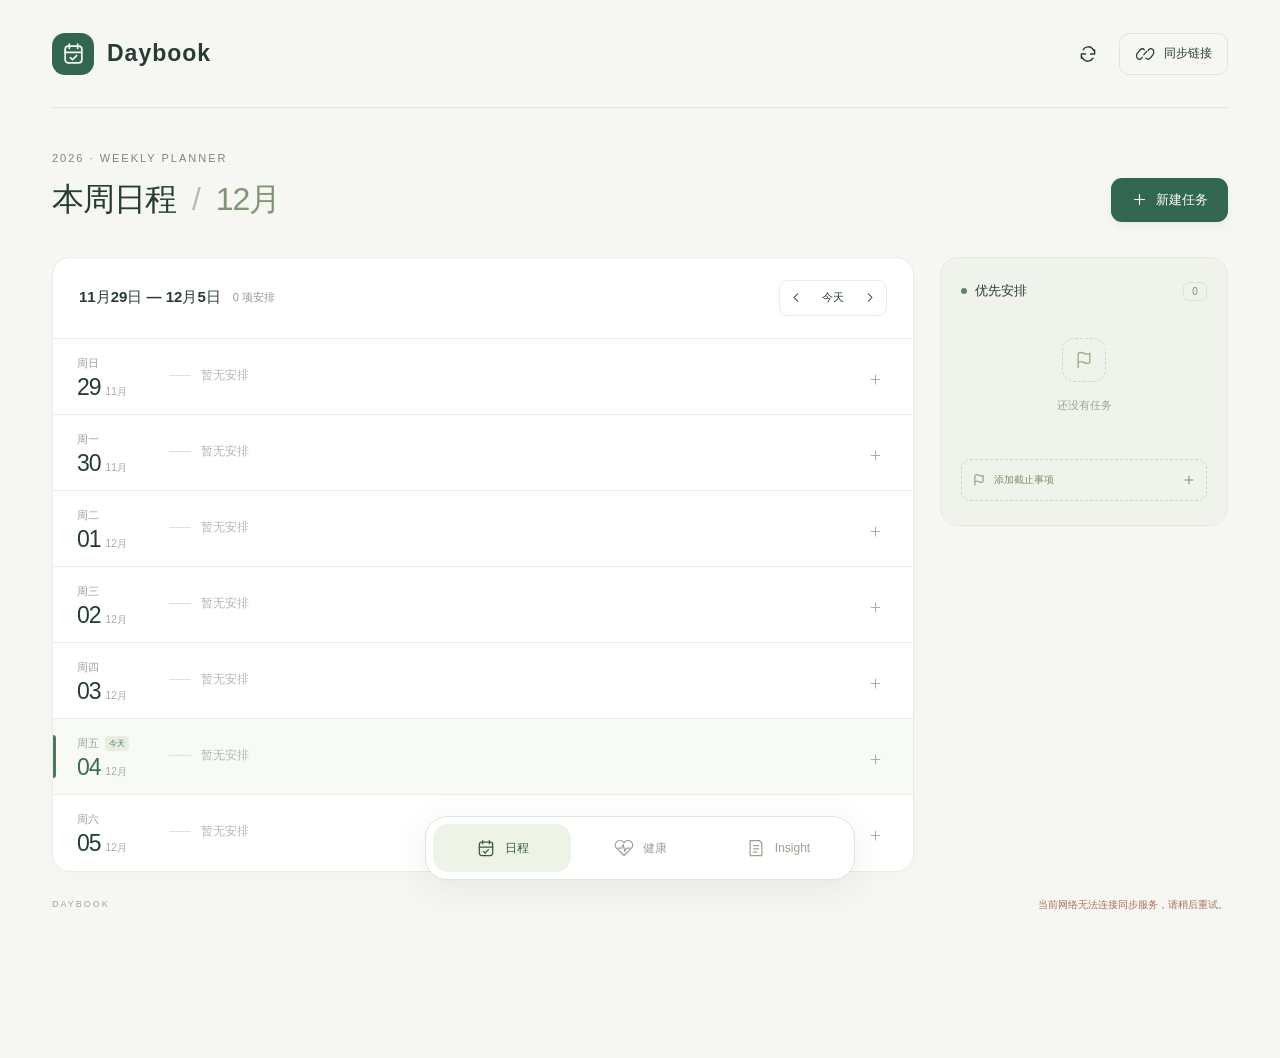
<file: index.html>
<!doctype html>
<html lang="zh-CN">
<head>
  <meta charset="utf-8"/><meta name="referrer" content="no-referrer"/><meta name="viewport" content="width=device-width,initial-scale=1"/><meta name="theme-color" content="#f6f7f3"/>
  <title>日程 · Daybook</title><link rel="stylesheet" href="./style.css?v=20261027-suite-2"/>
  <script>if(location.protocol === "file:") location.replace("https://chosenqc.github.io/Homepage/" + location.hash);</script>
  <link rel="stylesheet" href="./suite.css?v=20261027-suite-2"/>
<link rel="stylesheet" href="./apple-health.css?v=20261028-shortcut-1"/>
</head>
<body>
  <svg class="icon-defs" xmlns="http://www.w3.org/2000/svg" aria-hidden="true"><defs>
    <symbol id="i-plus" viewBox="0 0 24 24"><path d="M12 5v14M5 12h14"/></symbol>
    <symbol id="i-left" viewBox="0 0 24 24"><path d="m14 6-6 6 6 6"/></symbol>
    <symbol id="i-right" viewBox="0 0 24 24"><path d="m10 6 6 6-6 6"/></symbol>
    <symbol id="i-sync" viewBox="0 0 24 24"><path d="M20 7v5h-5M4 17v-5h5M6.1 7a7 7 0 0 1 11.6-1L20 9M4 15l2.3 3A7 7 0 0 0 17.9 17"/></symbol>
    <symbol id="i-link" viewBox="0 0 24 24"><path d="m10 13 4-4M8 16l-1 1a4 4 0 0 1-6-6l4-4a4 4 0 0 1 6 0M16 8l1-1a4 4 0 0 1 6 6l-4 4a4 4 0 0 1-6 0" transform="translate(2 0) scale(.85 1)"/></symbol>
    <symbol id="i-flag" viewBox="0 0 24 24"><path d="M5 21V4c5-4 9 4 14 0v11c-5 4-9-4-14 0"/></symbol>
    <symbol id="i-close" viewBox="0 0 24 24"><path d="m6 6 12 12M6 18 18 6"/></symbol>
    <symbol id="i-calendar" viewBox="0 0 24 24"><rect x="4" y="5" width="16" height="16" rx="3"/><path d="M8 3v4M16 3v4M4 11h16m-11 5 2 2 4-4"/></symbol>
  </defs></svg>
  <main class="shell" id="appView">
    <header class="app-header">
      <div class="brand"><span class="brand-mark"><svg><use href="#i-calendar"/></svg></span><span>Daybook</span></div>
      <div class="header-actions"><button id="syncBtn" class="icon-button" aria-label="同步任务" title="同步任务"><svg><use href="#i-sync"/></svg></button><button id="copyLinkBtn" class="link-button" title="复制专属同步链接"><svg><use href="#i-link"/></svg><span>同步链接</span></button></div>
    </header>
    <section id="sharePanel" class="share-panel hidden" aria-label="跨设备同步"><label for="shareLinkInput">手机和电脑打开同一个完整链接</label><div class="share-link-row"><input id="shareLinkInput" type="text" readonly aria-label="线上同步链接"/><a id="openOnlineLink" target="_blank" rel="noopener noreferrer">打开线上版 ↗</a><button id="closeShareBtn" type="button" class="icon-button" aria-label="关闭同步链接">×</button></div></section>
    <section id="page-daybook" class="app-page" aria-label="日程">    <section class="page-heading"><div><div class="eyebrow" id="monthTitle">周日程</div><h1>本周日程<span class="heading-dot"> / </span><span id="monthHeading"></span></h1></div><button id="newTaskBtn" class="primary-button"><svg><use href="#i-plus"/></svg><span>新建任务</span></button></section>
    <div class="workspace">
      <section class="agenda" aria-label="每周日程">
        <div class="agenda-toolbar"><div class="week-heading"><h2 id="weekTitle"></h2><span class="week-count" id="weekCount"></span></div><nav class="week-nav" aria-label="切换周"><button id="prevWeekBtn" class="icon-button" aria-label="上一周" title="上一周"><svg><use href="#i-left"/></svg></button><button id="todayBtn">今天</button><button id="nextWeekBtn" class="icon-button" aria-label="下一周" title="下一周"><svg><use href="#i-right"/></svg></button></nav></div>
        <div class="day-list" id="calGrid"></div>
      </section>
      <aside class="sidebar" aria-label="任务优先级"><div class="sidebar-heading"><h2><span class="section-dot"></span>优先安排</h2><span class="count-pill" id="priorityCount">0</span></div><ul id="priorityList" class="priority-list"></ul><button id="newDeadlineBtn" class="deadline-button"><svg><use href="#i-flag"/></svg>添加截止事项<svg class="button-plus"><use href="#i-plus"/></svg></button></aside>
    </div>
    </section>
    <section id="page-health" class="app-page hidden" aria-label="健康"><div class="section-heading"><div><div class="eyebrow">HEALTH / DAILY RHYTHM</div><h1>健康</h1></div><button id="healthReminderSettings" class="secondary-button" type="button">称重与提醒设置</button></div>    <section class="body-panel" aria-label="身体数据趋势"><div class="body-top"><div><div class="eyebrow">BODY TRENDS</div><h2>身体趋势 <span id="bodyLatest" class="body-latest">—</span></h2></div><div class="body-tools"><select id="bodyMetric" aria-label="趋势指标"><option value="weightKg">体重 · kg</option><option value="bodyFatPct">体脂率 · %</option><option value="muscleKg">肌肉量 · kg</option><option value="waterPct">含水量 · %</option><option value="bmi">BMI</option><option value="boneKg">骨量 · kg</option><option value="bmrKcal">基础代谢 · kcal</option><option value="proteinPct">蛋白质 · %</option><option value="visceralFat">内脏脂肪等级</option><option value="bodyAge">身体年龄</option><option value="impedanceOhm">阻抗 · Ω</option></select><select id="bodyRange" aria-label="趋势时间范围"><option value="30">近 30 天</option><option value="90">近 90 天</option><option value="all">全部</option></select><button id="bodySettings" class="link-button" type="button">设置</button></div></div><p id="morningRule" class="morning-rule">05:00 后至 12:00 前 · 每日最后一次称重</p><div id="bodyChart" class="body-chart"></div><div class="body-bottom"><span id="bodyTrendSummary"></span><span id="bodyStatus" role="status"></span></div><div id="bodyHelp" class="body-help hidden">在 Daybook 安卓 App 的设置中绑定体脂秤，后台记录会自动同步到这个 Book。<a href="./daybook.apk">下载安卓测试版</a></div><details id="bodyHistory" class="body-history hidden"><summary>全部测量记录</summary><div class="body-table-wrap"><table><thead><tr><th>测量时间</th><th>体重 kg</th><th>体脂 %</th><th>肌肉 kg</th><th>含水 %</th><th>阻抗 Ω</th></tr></thead><tbody id="bodyHistoryRows"></tbody></table></div></details></section>

<section class="apple-health-panel" aria-label="苹果健康记录"><header class="apple-panel-heading"><div><div class="eyebrow">APPLE HEALTH</div><h2>日常记录</h2></div><div class="apple-panel-actions"><button id="connectAppleHealth" type="button">连接苹果健康</button><input id="appleHealthDay" type="date" aria-label="苹果健康记录日期"><button id="appleRefresh" type="button" aria-label="刷新苹果健康记录">↻</button></div></header><div class="apple-health-grid"><article class="apple-health-card"><h3 class="apple-card-title">活动热量</h3><div class="apple-card-value"><span id="appleEnergyValue">—</span><small>千卡 · 已记录</small></div><p id="appleEnergyDetail" class="apple-card-detail"></p><div id="appleEnergyChart" class="apple-bar-chart" aria-label="最近七天已记录活动热量"></div></article><article class="apple-health-card apple-sleep-card"><h3 class="apple-card-title">睡眠</h3><div class="apple-card-value" id="appleSleepValue">—</div><p id="appleSleepDetail" class="apple-card-detail"></p><div id="appleSleepChart" class="apple-bar-chart" aria-label="最近七天已记录睡眠"></div><div id="appleSleepStages" class="apple-sleep-stages"></div></article></div><div class="apple-health-caption"><span>仅展示有记录的时段，不推算全天消耗或完整睡眠。</span><span id="appleHealthStatus" role="status"></span></div></section>
      <section class="workout-panel"><header class="workout-header"><div><div class="eyebrow">MOVEMENT</div><h2>锻炼日志 <span id="workoutCount" class="workout-count">0 次</span></h2></div><div class="week-nav"><button id="workoutPrev" aria-label="上一周锻炼" class="icon-button">‹</button><button id="workoutToday">本周</button><button id="workoutNext" aria-label="下一周锻炼" class="icon-button">›</button></div></header><div class="workout-summary"><span id="workoutWeekLabel"></span><span id="workoutMinutes"></span></div><div id="workoutDays" class="workout-days"></div><div id="workoutLog" class="workout-log"></div><p class="panel-caption">来自日程中已完成的锻炼任务，包含游泳。</p></section>
    </section>
    <section id="page-insight" class="app-page hidden" aria-label="Insight"><div class="section-heading"><div><div class="eyebrow">INSIGHT / YOUR NOTEBOOK</div><h1>Insight</h1></div><div class="insight-heading-actions"><button id="toggleInsightDirectory" class="secondary-button insight-directory-button" type="button">目录</button><button id="newInsightNote" class="primary-button" type="button">＋ 新建笔记</button></div></div><div class="insight-layout"><aside class="insight-sidebar"><div class="insight-search-row"><input id="insightSearch" placeholder="搜索笔记" aria-label="搜索笔记"><button id="newInsightFolder" type="button" aria-label="新建分类组">＋</button></div><div id="insightFolders" class="insight-folders"></div><div class="insight-note-list" id="insightNoteList"></div></aside><section id="insightEditor" class="insight-editor"><div class="insight-empty">把想法留在这里。<span>创建分类组，或写下第一篇笔记。</span></div></section></div><p id="insightStatus" class="insight-status" role="status"></p></section>
    <footer class="app-footer"><span class="footer-brand">DAYBOOK</span><p id="appMsg" role="status" aria-live="polite"></p></footer>
  </main>
  <nav class="bottom-nav" aria-label="功能导航"><button type="button" data-app-tab="daybook" aria-current="page"><svg><use href="#i-calendar"/></svg><span>日程</span></button><button type="button" data-app-tab="health"><svg viewBox="0 0 24 24"><path d="M20.8 4.6a5.5 5.5 0 0 0-7.8 0L12 5.7l-1.1-1.1a5.5 5.5 0 0 0-7.8 7.8L12 21l8.8-8.6a5.5 5.5 0 0 0 0-7.8Z"/><path d="M5 12h4l2-4 2 8 2-4h4"/></svg><span>健康</span></button><button type="button" data-app-tab="insight"><svg viewBox="0 0 24 24"><path d="M5 3h11l3 3v15H5zM9 9h6M9 13h6M9 17h4"/></svg><span>Insight</span></button></nav>
  <dialog id="calendarConnectionDialog" class="small-dialog" aria-labelledby="calendarConnectionTitle"><header><h2 id="calendarConnectionTitle">正在连接云端</h2><button id="calendarConnectionClose" class="dialog-x" type="button" aria-label="关闭连接提示">×</button></header><p id="calendarConnectionMessage" class="form-status" role="status" aria-live="polite"></p><p><a class="apple-import-help" href="./network-check.html">检测当前同步线路 →</a></p><div class="dialog-actions"><button id="calendarConnectionRetry" type="button" class="primary-button">重试同步</button></div></dialog>
  <div id="modalOverlay" class="modal-overlay hidden"><section class="modal" role="dialog" aria-modal="true" aria-labelledby="modalTitle" tabindex="-1">
    <div class="modal-header"><h2 id="modalTitle">新建任务</h2><button id="modalCloseBtn" class="icon-button" aria-label="关闭"><svg><use href="#i-close"/></svg></button></div>
    <label id="editScopeFields" class="field edit-scope hidden"><span>编辑范围</span><select id="editScope" aria-label="编辑范围"><option value="occurrence">只修改本次</option><option value="series">修改整组</option></select></label>
    <label class="field"><span>任务名称</span><input id="taskTitleInput" placeholder="准备做些什么？" autocomplete="off"/></label>
    <label class="field"><span>任务组</span><select id="taskGroupSelect" aria-label="任务组"><option value="">未分组</option></select></label>
    <div class="quick-activities" role="group" aria-label="快捷事项">
      <div class="task-groups-heading"><span>任务组</span><button id="manageTaskGroups" type="button">管理任务组</button></div><div id="taskGroupPresets"></div><div class="preset-options"><button type="button" class="preset-chip" data-task-title="工作">工作</button><button type="button" class="preset-chip" data-task-title="开会">开会</button><button type="button" class="preset-chip" data-task-title="游戏">游戏</button></div>
      <section class="custom-shortcuts" aria-label="我的快捷任务"><div class="custom-shortcut-heading"><span>我的快捷任务</span><button type="button" id="saveShortcutBtn" title="把当前名称、时间、时长和重复设置保存为快捷任务">＋ 存为快捷任务</button></div><div id="customShortcutList" class="custom-shortcut-list"></div><p id="shortcutFeedback" class="shortcut-feedback" role="status"></p></section>
    </div>
    <label class="type-toggle"><input id="taskIsDeadline" type="checkbox"/><svg><use href="#i-flag"/></svg><span>截止事项</span></label>
    <div id="scheduledFields" class="modal-fields"><label class="field"><span>开始时间</span><input id="taskStartInput" type="datetime-local"/></label><label class="field"><span>时长（分钟）</span><input id="taskDurInput" type="number" min="15" step="15" value="60"/></label><div class="duration-presets" role="group" aria-label="快捷时长"><button type="button" class="preset-chip" data-duration="30" aria-pressed="false">30 分钟</button><button type="button" class="preset-chip" data-duration="60" aria-pressed="true">60 分钟</button><button type="button" class="preset-chip" data-duration="90" aria-pressed="false">90 分钟</button><button type="button" class="preset-chip" data-duration="120" aria-pressed="false">120 分钟</button></div></div>
    <div id="deadlineFields" class="hidden"><label class="field"><span>截止时间</span><input id="taskDeadlineInput" type="datetime-local"/></label></div>
    <div id="repeatFields" class="repeat-fields"><label class="field"><span>重复</span><select id="repeatFrequency"><option value="none">不重复</option><option value="daily">每天</option><option value="weekly">每周指定日期</option></select></label><div id="repeatWeekdays" class="repeat-weekdays hidden" role="group" aria-label="每周重复日期"><label><input type="checkbox" value="0" aria-label="周日"/><span>日</span></label><label><input type="checkbox" value="1" aria-label="周一"/><span>一</span></label><label><input type="checkbox" value="2" aria-label="周二"/><span>二</span></label><label><input type="checkbox" value="3" aria-label="周三"/><span>三</span></label><label><input type="checkbox" value="4" aria-label="周四"/><span>四</span></label><label><input type="checkbox" value="5" aria-label="周五"/><span>五</span></label><label><input type="checkbox" value="6" aria-label="周六"/><span>六</span></label></div><label id="repeatUntilRow" class="field hidden"><span>结束日期（选填，留空则一直重复）</span><input id="repeatUntil" type="date"/></label><p id="repeatEditNote" class="repeat-note hidden">修改将应用到整组任务；每次完成状态独立保留。</p></div>
    <p id="scopeEditNote" class="repeat-note hidden"></p><p id="modalMsg" class="modal-message" role="alert"></p><div class="modal-actions"><button id="modalDeleteBtn" class="delete-button hidden">删除任务</button><button id="skipOccurrenceBtn" class="skip-button hidden">跳过本次</button><button id="resetOccurrenceBtn" class="skip-button hidden">恢复原安排</button><button id="modalSaveBtn" class="primary-button">保存</button></div>
  </section></div>


  <dialog id="taskGroupDialog" class="small-dialog"><form id="taskGroupForm"><header><h2>管理任务组</h2><button type="button" class="dialog-x" id="closeTaskGroups" aria-label="关闭任务组设置">×</button></header><label class="field"><span>选择任务组</span><select id="managedGroupSelect" aria-label="选择任务组"></select></label><button id="addTaskGroup" type="button" class="text-action">＋ 新建任务组</button><label class="field"><span>组名</span><input id="managedGroupName" maxlength="30" required placeholder="例如：锻炼、阅读"></label><label class="field"><span>组内快捷事项（每行一个）</span><textarea id="managedGroupActivities" rows="5" placeholder="练腿&#10;练胸&#10;练背&#10;游泳"></textarea></label><label class="check-field"><input id="managedGroupExercise" type="checkbox">完成后计入锻炼日志</label><p id="taskGroupStatus" role="status" class="form-status"></p><div class="dialog-actions"><button type="submit" class="primary-button">保存任务组</button></div></form></dialog>
  <dialog id="insightFolderDialog" class="small-dialog"><form id="insightFolderForm"><header><h2 id="insightFolderTitle">分类组</h2><button type="button" id="closeInsightFolder" class="dialog-x" aria-label="关闭分类组设置">×</button></header><label class="field"><span>名称</span><input id="insightFolderName" maxlength="60" required></label><label class="field"><span>上级分类组</span><select id="insightFolderParent" aria-label="上级分类组"></select></label><p id="insightFolderStatus" class="form-status" role="status"></p><div class="dialog-actions"><button id="deleteInsightFolder" type="button" class="delete-button">删除空分类组</button><button type="submit" class="primary-button">保存分类组</button></div></form></dialog>
  <dialog id="healthSettings" class="settings-dialog" aria-labelledby="healthSettingsTitle">
    <header class="settings-header"><div><span class="eyebrow">DAYBOOK / SETTINGS</span><h2 id="healthSettingsTitle">设置</h2></div><button type="button" id="closeHealthSettings" class="settings-close" aria-label="关闭设置">×</button></header>
    <div class="settings-content">
      <section class="settings-card"><div class="settings-card-title"><span class="settings-symbol">01</span><div><h3>身体资料</h3><p>用于计算身体成分，随 Book 同步。</p></div></div>
        <form id="bodyProfileForm"><div class="profile-fields"><label>身高 <span>cm</span><input id="profileHeight" type="number" min="90" max="230" step="0.1" inputmode="decimal" placeholder="填写身高" required></label><label>年龄 <span>周岁</span><input id="profileAge" type="number" min="6" max="100" step="1" inputmode="numeric" placeholder="填写年龄" required></label><label>性别<select id="profileSex" required><option value="">请选择</option><option value="male">男</option><option value="female">女</option></select></label></div><div class="settings-save-row"><p id="profileStatus" role="status">正在读取云端资料…</p><button id="saveBodyProfile" type="submit" class="primary-button" disabled>保存资料</button></div></form>
        <details class="settings-note"><summary>计算说明</summary><p>采用小米／Mi Fit 旧版算法的开源复现。体脂、肌肉量和含水量等是估算值，可能与当前 Zepp Life 有差异。肌肉量为该算法的肌肉量估算，包含水分，不等同于骨骼肌量。修改资料会重新计算历史趋势；历史年龄按测量年份换算。<a href="./BODY-METRICS-LICENSE.txt">算法来源与许可</a></p></details>
      </section>
<section class="settings-card"><div class="settings-card-title"><span class="settings-symbol">◷</span><div><h3>晨间称重</h3><p>每天 05:00 后、12:00 前，取最后一次测量。</p></div></div><p id="healthZoneStatus" class="settings-footnote">跟随设备系统时间。</p><div id="noonReminderControls" class="hidden"><div class="settings-update-row"><div><strong>每日 12:00 未称重提醒</strong><p id="noonReminderStatus">正在读取提醒状态…</p></div><label class="settings-toggle" aria-label="午间称重提醒"><input id="noonReminderEnabled" type="checkbox"><span></span></label></div><div class="settings-inline-actions"><button id="noonReminderPermission" type="button">允许准点提醒与通知</button><button id="testNoonReminder" type="button">发送测试通知</button></div></div><p id="noonReminderUpgrade" class="settings-footnote">手机系统通知需更新至 Daybook 0.3.1；更新后在这里开启。</p></section>      <section class="settings-card"><div class="settings-card-title"><span class="settings-symbol">02</span><div><h3>同步 Book</h3><p>手机、电脑使用同一个完整链接。</p></div></div><div class="settings-input-row"><input id="settingsBook" type="url" aria-label="Book 同步链接" spellcheck="false"><button type="button" id="settingsSaveBook" class="secondary-button">切换</button></div><p id="settingsBookStatus" class="settings-feedback" role="status"></p></section>
      <section id="nativeScaleSettings" class="settings-card hidden"><div class="settings-card-title"><span class="settings-symbol">03</span><div><h3>体脂秤</h3><p id="nativeScaleSummary">正在读取连接状态…</p></div><label class="settings-toggle" aria-label="后台采集"><input id="nativeScaleEnabled" type="checkbox"><span></span></label></div><div class="scale-status-row"><span id="nativeScaleStatus" role="status"></span><span id="nativeQueueCount" class="settings-badge"></span></div><div id="candidateScaleRow" class="candidate-row hidden"><span id="candidateScaleText"></span><button id="bindCandidateScale" class="secondary-button" type="button">绑定这台秤</button></div><details class="settings-note"><summary>手动填写蓝牙地址</summary><div class="settings-input-row"><input id="nativeScaleMac" aria-label="体脂秤蓝牙地址" placeholder="AA:BB:CC:DD:EE:FF" spellcheck="false"><button id="saveNativeMac" type="button" class="secondary-button">绑定</button></div></details><div class="settings-inline-actions"><button id="nativeRetryUpload" type="button">重传待上传记录</button></div><p class="settings-footnote">开启后称重自动上传。请允许 OPPO 后台活动；重启或强制停止后打开一次 App。多人共用这台秤时会采集到对方的称重。</p></section>
      <section class="settings-card"><div class="settings-card-title"><span class="settings-symbol">↻</span><div><h3>更新</h3><p id="nativeAppVersion">Daybook 网页版</p></div></div><div class="settings-update-row"><div><strong>内部更新</strong><p>日程、图表和算法，刷新即可加载新版。</p></div><button id="refreshDaybook" type="button" class="secondary-button">刷新功能</button></div><div id="nativeAppUpdateRow" class="settings-update-row hidden"><div><strong>应用外壳</strong><p>蓝牙与系统能力更新需要安装确认。</p></div><button id="checkAppUpdate" type="button" class="secondary-button">检查版本</button></div><p id="nativeUpdateStatus" class="settings-feedback" role="status"></p><p id="downloadFaq" class="settings-footnote"><a href="./faq.apk">下载 F@Q 安卓版</a></p></section>
    </div>
  </dialog>
<dialog id="appleSyncDialog" class="apple-sync-dialog" aria-labelledby="appleSyncTitle"><header class="apple-sync-header"><h2 id="appleSyncTitle">连接苹果健康</h2><button id="closeAppleSync" type="button" aria-label="关闭苹果健康连接">×</button></header><p>导入修正版，再在 iPhone 上启用一次定时自动化。</p><label for="appleUploadToken">专属连接码</label><div class="apple-copy-row"><input id="appleUploadToken" type="password" readonly autocomplete="off"><button id="copyAppleToken" type="button" disabled>复制连接码</button></div><p id="appleConnectionStatus" class="apple-connection-status" role="status"></p><a class="apple-setup-link apple-shortcut-download" href="./Daybook-Health-Sync-v2.shortcut?v=2" download="Daybook-Health-Sync-v2.shortcut">下载修正版快捷指令 · v2 <span aria-hidden="true">↓</span></a><ol><li>复制连接码，用 iPhone Safari 下载快捷指令。</li><li>打开下载的文件，添加时粘贴连接码。</li><li>首次解锁运行，允许读取热量、睡眠及访问上传地址。</li><li>设置自动化：每天 22:00 → 立即运行 → Daybook-Health-Sync-v2。</li></ol><a class="apple-import-help" href="./apple-health-setup.html#daily">查看每日定时同步的设置步骤 →</a><details><summary>连接管理</summary><p>连接码只用于上传热量与睡眠。重新生成后，旧连接码失效，历史记录保留。</p><button id="rotateAppleToken" type="button">重新生成连接码</button><label for="appleUploadURL">上传地址（快捷指令已内置）</label><div class="apple-copy-row"><input id="appleUploadURL" readonly><button id="copyAppleURL" type="button">复制地址</button></div></details></dialog>
  <script type="module" src="./app.js?v=20261028-network-3"></script>
  <script type="module" src="./suite.mjs?v=20261027-suite-2"></script>
  <script type="module" src="./insight.mjs?v=20261028-network-3"></script>
  <script type="module" src="./health.mjs?v=20261028-network-3"></script>
<script type="module" src="./apple-health.mjs?v=20261028-network-3"></script>
</body>
</html>
</file>
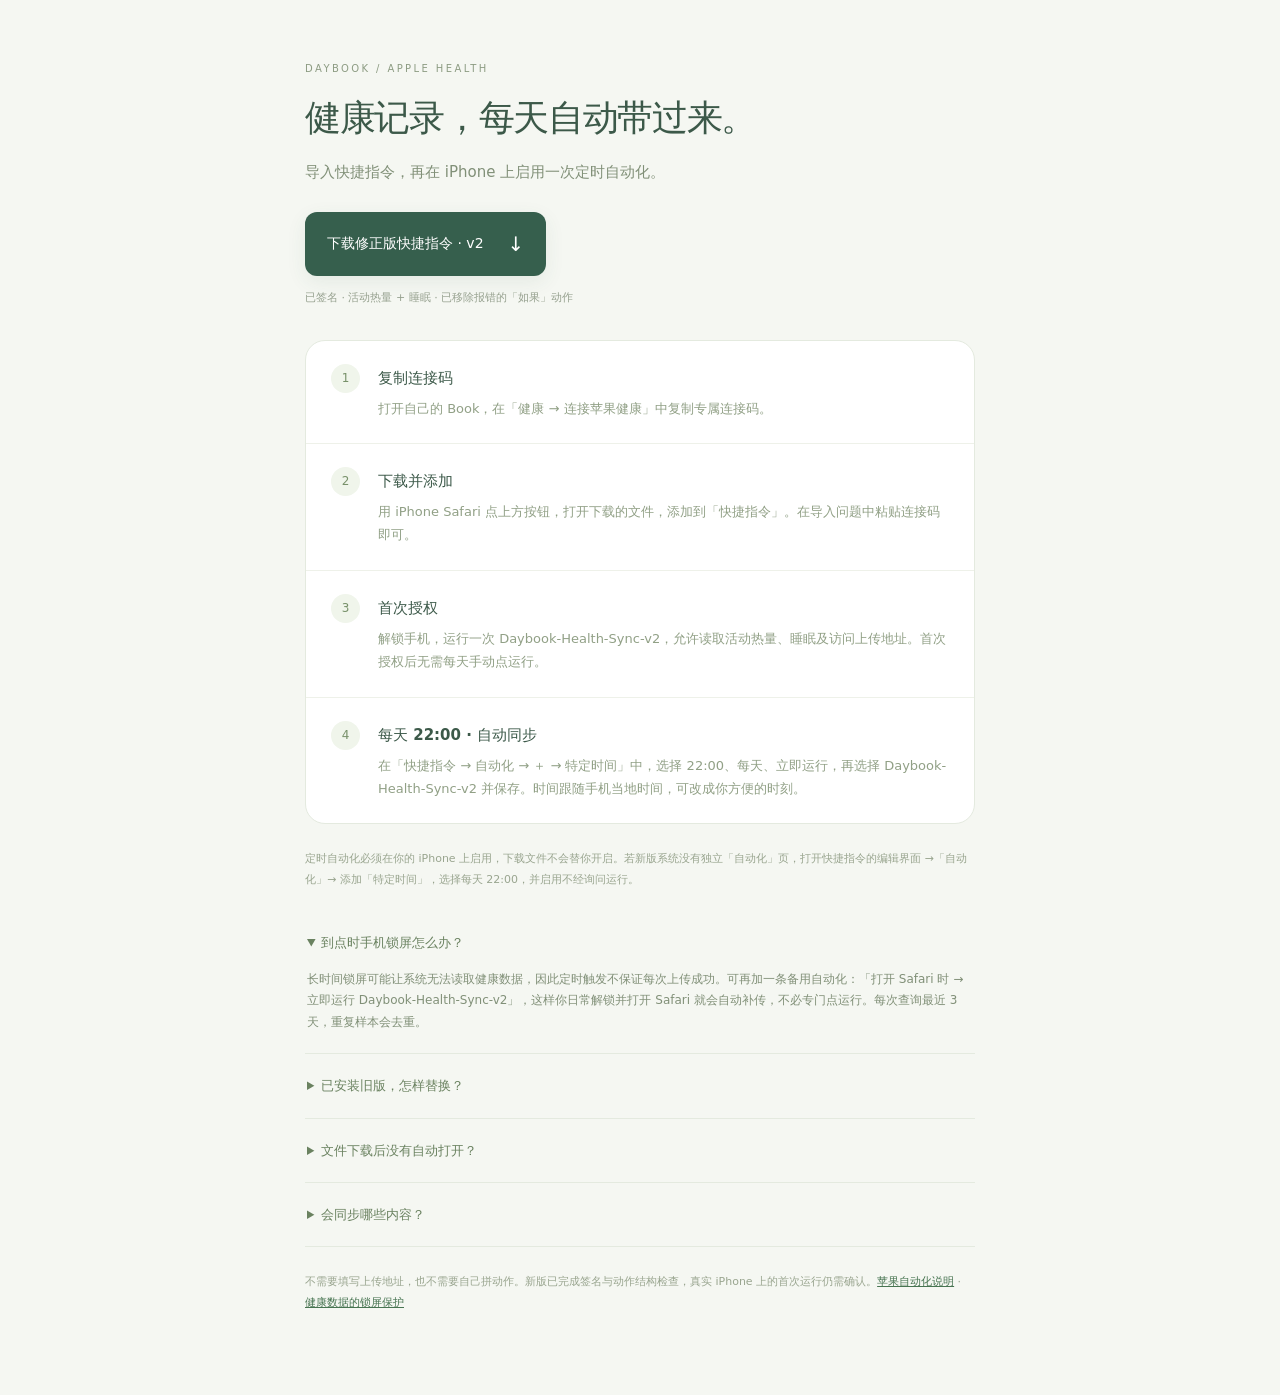
<file: apple-health-setup.html>
<!doctype html>
<html lang="zh-CN">
<head><meta charset="utf-8"><meta name="viewport" content="width=device-width,initial-scale=1"><meta name="referrer" content="no-referrer"><title>导入健康同步 · Daybook</title>
<style>
*{box-sizing:border-box}body{margin:0;background:#f5f7f2;color:#3c5949;font:15px/1.8 system-ui,-apple-system,"Segoe UI",sans-serif}main{max-width:720px;padding:60px 25px 70px;margin:auto}.eyebrow{font-size:10px;letter-spacing:2.4px;color:#8d9c83}h1{font-size:36px;line-height:1.3;font-weight:550;letter-spacing:-1.3px;margin:17px 0}p{color:#819078}header>p{margin:0 0 26px}.download{display:inline-flex;gap:24px;align-items:center;background:#365f4d;color:#fff;padding:14px 22px;border-radius:12px;text-decoration:none;font-size:14px;box-shadow:0 6px 20px #365f4d15}.download span{font-size:20px}.meta{font-size:11px;color:#96a18f;margin:12px 0 32px}.steps{list-style:none;padding:0;margin:0;background:#fff;border:1px solid #e4eadf;border-radius:20px;overflow:hidden}.steps li{display:flex;gap:18px;padding:23px 25px}.steps li+li{border-top:1px solid #eef1e9}.num{width:29px;height:29px;flex:0 0 29px;border-radius:50%;background:#f0f5eb;color:#78916a;text-align:center;font-size:12px;line-height:29px}.steps h2{font-size:15px;font-weight:550;margin:1px 0 5px}.steps p{font-size:13px;margin:0;color:#91a086}details{font-size:13px;border-bottom:1px solid #e4eadf;padding:20px 2px}details:first-of-type{margin-top:20px}summary{cursor:pointer;color:#6a8260}details p{margin:14px 0 0;font-size:12px}.footnote{font-size:11px;line-height:1.9;margin-top:25px;color:#99a58f}a{color:#477451}code{font-size:11px;background:#edf2e7;padding:2px 5px;border-radius:4px}@media(max-width:520px){main{padding:36px 19px 45px}h1{font-size:30px}.steps li{padding:21px 18px;gap:13px}.download{width:100%;justify-content:space-between}}
</style></head>
<body><main>
<header><div class="eyebrow">DAYBOOK / APPLE HEALTH</div><h1>健康记录，每天自动带过来。</h1><p>导入快捷指令，再在 iPhone 上启用一次定时自动化。</p>
<a class="download" href="./Daybook-Health-Sync-v2.shortcut?v=2" download="Daybook-Health-Sync-v2.shortcut">下载修正版快捷指令 · v2 <span aria-hidden="true">↓</span></a>
<div class="meta">已签名 · 活动热量 + 睡眠 · 已移除报错的「如果」动作</div></header>
<ol class="steps">
<li><span class="num">1</span><div><h2>复制连接码</h2><p>打开自己的 Book，在「健康 → 连接苹果健康」中复制专属连接码。</p></div></li>
<li><span class="num">2</span><div><h2>下载并添加</h2><p>用 iPhone Safari 点上方按钮，打开下载的文件，添加到「快捷指令」。在导入问题中粘贴连接码即可。</p></div></li>
<li><span class="num">3</span><div><h2>首次授权</h2><p>解锁手机，运行一次 Daybook-Health-Sync-v2，允许读取活动热量、睡眠及访问上传地址。首次授权后无需每天手动点运行。</p></div></li>
<li id="daily"><span class="num">4</span><div><h2>每天 22:00 · 自动同步</h2><p>在「快捷指令 → 自动化 → ＋ → 特定时间」中，选择 22:00、每天、立即运行，再选择 Daybook-Health-Sync-v2 并保存。时间跟随手机当地时间，可改成你方便的时刻。</p></div></li>
</ol>
<p class="footnote">定时自动化必须在你的 iPhone 上启用，下载文件不会替你开启。若新版系统没有独立「自动化」页，打开快捷指令的编辑界面 →「自动化」→ 添加「特定时间」，选择每天 22:00，并启用不经询问运行。</p>
<details open><summary>到点时手机锁屏怎么办？</summary><p>长时间锁屏可能让系统无法读取健康数据，因此定时触发不保证每次上传成功。可再加一条备用自动化：「打开 Safari 时 → 立即运行 Daybook-Health-Sync-v2」，这样你日常解锁并打开 Safari 就会自动补传，不必专门点运行。每次查询最近 3 天，重复样本会去重。</p></details>
<details><summary>已安装旧版，怎样替换？</summary><p>导入带 v2 名称的修正版，并填写同一个连接码。以后所有自动化都选 Daybook-Health-Sync-v2；旧版可移除，不要继续使用带空白「如果」条件的旧快捷指令。</p></details>
<details><summary>文件下载后没有自动打开？</summary><p>在 Safari 的下载列表或「文件 → 下载项」中点开 <code>Daybook-Health-Sync-v2.shortcut</code>，按系统提示添加。首次运行的健康与网络权限仍需你确认。</p></details>
<details><summary>会同步哪些内容？</summary><p>仅上传有记录的活动热量和睡眠到当前 Book。没有戴表、没有样本的时段保持为空，不推算全天消耗。连接码只允许上传这两类记录，可在 Book 中重新生成以停用旧连接。</p><p>网页、安卓 App 使用同一个 Book 链接即可查看结果，无需更新安卓安装包。</p></details>
<p class="footnote">不需要填写上传地址，也不需要自己拼动作。新版已完成签名与动作结构检查，真实 iPhone 上的首次运行仍需确认。<a href="https://support.apple.com/en-asia/guide/shortcuts/apdfbdbd7123/ios">苹果自动化说明</a> · <a href="https://support.apple.com/guide/security/protecting-access-to-users-health-data-sec88be9900f/web">健康数据的锁屏保护</a></p>
</main></body></html>
</file>
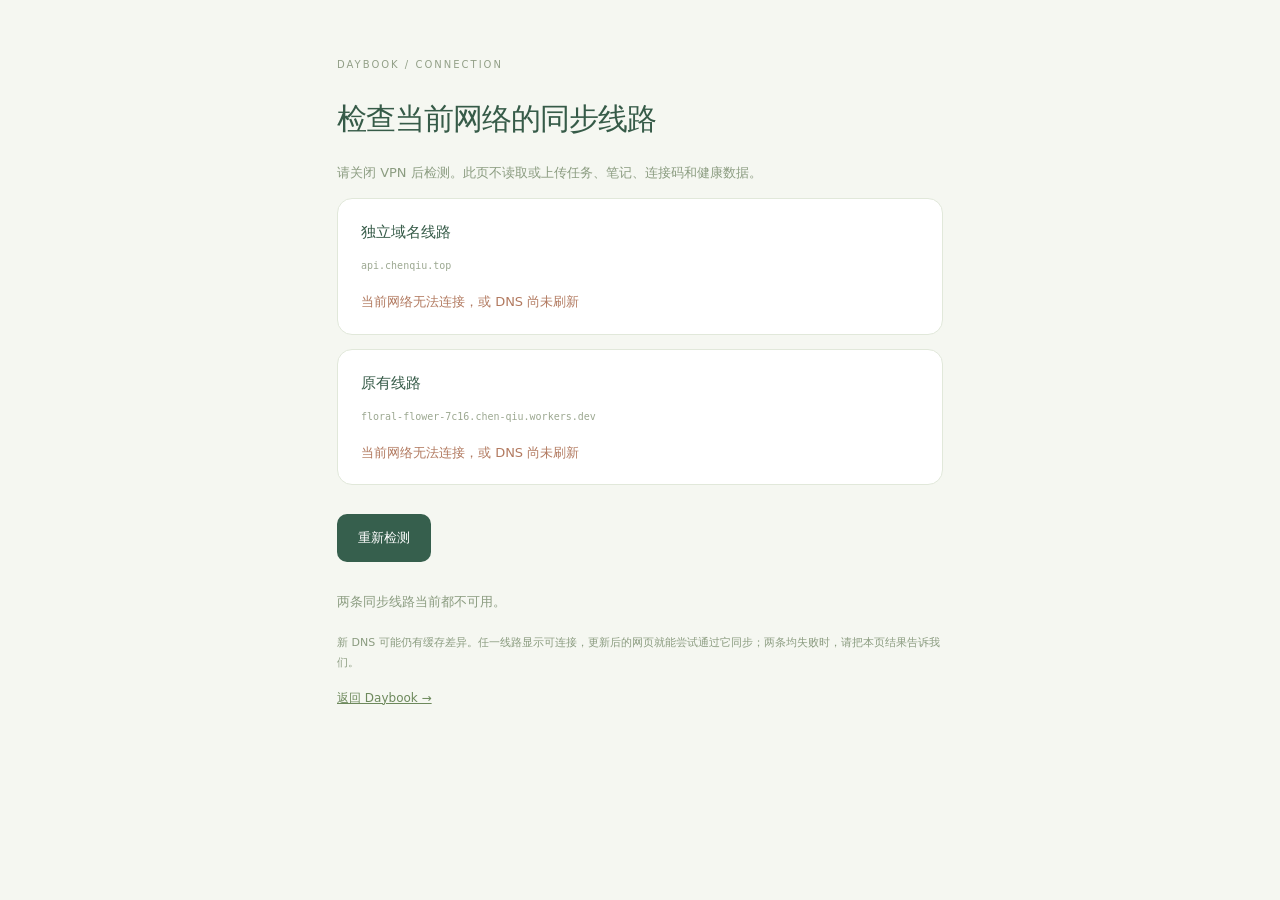
<file: network-check.html>
<!doctype html><html lang="zh-CN"><head><meta charset="utf-8"><meta name="viewport" content="width=device-width,initial-scale=1"><meta name="referrer" content="no-referrer"><title>连接检测 · Daybook</title><style>
*{box-sizing:border-box}body{margin:0;background:#f5f7f1;color:#365b48;font:15px/1.8 system-ui,-apple-system,sans-serif}main{max-width:650px;margin:auto;padding:50px 22px}small{font-size:10px;letter-spacing:2px;color:#93a088}h1{font-size:30px;font-weight:500;letter-spacing:-1px;margin:15px 0}p{font-size:13px;color:#8b9c80}.card{padding:20px 23px;background:white;border:1px solid #e1e8da;border-radius:15px;margin:14px 0}.card h2{font-size:15px;font-weight:500;margin:0 0 5px}.card code{color:#9ca891;font-size:10px;overflow-wrap:anywhere}.status{font-size:13px;margin-top:12px;color:#94a586}.pass{color:#427b54}.fail{color:#b27a60}button{background:#365f4d;color:white;border:0;border-radius:10px;padding:12px 21px;font:inherit;font-size:13px;cursor:pointer;margin:15px 0}button:disabled{opacity:.5}a{color:#6d895c;font-size:12px}.note{font-size:11px;margin-top:20px}</style></head><body><main>
<small>DAYBOOK / CONNECTION</small><h1>检查当前网络的同步线路</h1><p>请关闭 VPN 后检测。此页不读取或上传任务、笔记、连接码和健康数据。</p>
<article class="card"><h2>独立域名线路</h2><code>api.chenqiu.top</code><div id="custom" class="status" role="status">等待检测</div></article>
<article class="card"><h2>原有线路</h2><code>floral-flower-7c16.chen-qiu.workers.dev</code><div id="original" class="status" role="status">等待检测</div></article>
<button id="retry" type="button">重新检测</button><p id="result" role="status"></p><p class="note">新 DNS 可能仍有缓存差异。任一线路显示可连接，更新后的网页就能尝试通过它同步；两条均失败时，请把本页结果告诉我们。</p><a href="./">返回 Daybook →</a>
</main><script type="module">
const entries=[['custom','https://api.chenqiu.top'],['original','https://floral-flower-7c16.chen-qiu.workers.dev']];
async function run(){const button=document.getElementById('retry');button.disabled=true;document.getElementById('result').textContent='检测中…';const success=await Promise.all(entries.map(async([id,origin])=>{const el=document.getElementById(id),controller=new AbortController();let timer;el.className='status';el.textContent='检测中…';try{const response=await Promise.race([fetch(origin+'/api/shared/get',{method:'POST',headers:{'Content-Type':'application/json'},body:'{"key":"invalid"}',signal:controller.signal}),new Promise((_,reject)=>{timer=setTimeout(()=>{reject(Error('timeout'));controller.abort();},12000);})]);const body=await response.json();if(response.status!==400||body.error!=='Invalid calendar link')throw Error('unexpected');el.className='status pass';el.textContent='可连接 · HTTPS 与浏览器跨域请求正常';return true;}catch{el.className='status fail';el.textContent='当前网络无法连接，或 DNS 尚未刷新';return false;}finally{clearTimeout(timer);}}));document.getElementById('result').textContent=success.some(Boolean)?'至少一条同步线路可用。':'两条同步线路当前都不可用。';button.disabled=false;}
document.getElementById('retry').onclick=run;run();
</script></body></html>
</file>
<file: style.css>
@charset "UTF-8";
:root{font-family:Inter,"Segoe UI","PingFang SC","Microsoft YaHei",sans-serif;color:#263d36;background:#f6f7f3;font-synthesis:none;--ink:#263d36;--muted:#8a958e;--line:#e9ece5;--green:#326650}
*{box-sizing:border-box}body{margin:0}button,input{font:inherit}button,a{-webkit-tap-highlight-color:transparent}button{cursor:pointer;border:0;color:inherit;background:none;transition:background .18s,box-shadow .18s,transform .18s}button:hover{background:#edf1eb}button:active{transform:translateY(1px)}button:focus-visible,a:focus-visible{outline:3px solid #97bba4;outline-offset:3px}button:disabled{cursor:wait;opacity:.6}svg{width:20px;height:20px;fill:none;stroke:currentColor;stroke-width:1.65;stroke-linecap:round;stroke-linejoin:round;flex-shrink:0}.icon-defs{position:absolute;width:0;height:0;overflow:hidden}.hidden{display:none!important}
.shell{width:min(1360px,100%);padding:0 52px;margin:auto}.app-header{height:108px;display:flex;align-items:center;justify-content:space-between;border-bottom:1px solid #e2e7de}.brand{display:flex;align-items:center;gap:13px;font-size:23px;font-weight:650;letter-spacing:1px}.brand-mark{height:42px;width:42px;background:var(--green);border-radius:13px;display:grid;place-items:center;color:#f8faf4}.brand-mark svg{width:25px;height:25px}.brand-en{font-size:9px;letter-spacing:2.7px;display:block;color:#87958b;margin-top:3px;font-weight:600}.header-actions{display:flex;gap:12px;align-items:center}.icon-button{width:38px;height:38px;display:inline-grid;place-items:center;border-radius:10px;padding:0}.link-button{display:flex;gap:9px;align-items:center;border:1px solid #dfe5da;border-radius:10px;padding:10px 15px;font-size:12px;font-weight:600}
.page-heading{padding:44px 0 35px;display:flex;justify-content:space-between;align-items:flex-end;gap:20px}.eyebrow{font-size:11px;color:#7a887e;letter-spacing:2px;margin-bottom:13px}h1{font-size:32px;font-weight:550;letter-spacing:-1px;margin:0;line-height:1.4}.heading-dot{color:#b3bfab;font-weight:300;margin:0 8px}#monthHeading{font-weight:400;color:#809576}.primary-button{background:var(--green);color:#fff;border-radius:11px;padding:12px 20px;display:inline-flex;justify-content:center;align-items:center;gap:8px;font-size:13px;font-weight:600;box-shadow:0 4px 8px #32665014;min-height:44px}.primary-button:hover{background:#26583f;box-shadow:0 5px 12px #32665020}.primary-button svg{width:17px;height:17px}
.workspace{display:grid;grid-template-columns:minmax(0,1fr) 288px;gap:26px;align-items:start}.agenda{min-width:0;background:#fff;border:1px solid var(--line);border-radius:18px;overflow:hidden;box-shadow:0 4px 20px #254c3303}.agenda-toolbar{display:flex;align-items:center;justify-content:space-between;gap:16px;padding:22px 26px;border-bottom:1px solid var(--line)}.week-heading{display:flex;align-items:center;gap:12px;flex-wrap:wrap}h2{font-size:15px;font-weight:650;margin:0}.week-count{font-size:11px;color:#8d978f;white-space:nowrap}.week-nav{display:flex;align-items:center;border:1px solid var(--line);border-radius:9px;padding:2px;flex-shrink:0}.week-nav button{height:30px;border-radius:6px;font-size:11px;padding:0 11px}.week-nav .icon-button{width:29px;padding:0}.week-nav svg{width:15px;height:15px}
.day-row{display:grid;grid-template-columns:76px minmax(0,1fr) 28px;gap:16px;align-items:start;padding:22px 24px;min-height:105px;border-bottom:1px solid var(--line);position:relative}.day-row:last-child{border-bottom:0}.day-row.is-today{background:#f8faf6}.day-row.is-today:before{content:"";position:absolute;left:0;top:22px;bottom:22px;width:3px;border-radius:0 3px 3px 0;background:#4a795b}.day-label{display:flex;flex-direction:column;gap:7px;padding-top:4px}.weekday{font-size:11px;color:#9aa39c;display:flex;align-items:center;gap:6px}.today-label{font-size:8px;color:#4f7a5c;background:#e7eee2;border-radius:4px;padding:2px 4px}.day-number{font-size:25px;font-weight:450;line-height:1;letter-spacing:-1px;font-variant-numeric:tabular-nums}.is-today .day-number{color:#3b6e4d}.day-month{font-size:10px;color:#a2aaa3;letter-spacing:0;margin-left:5px}.day-content{display:grid;grid-template-columns:repeat(auto-fit,minmax(min(190px,100%),1fr));gap:9px;min-height:58px;align-content:start}.empty-day{color:#b0b7b0;font-size:12px;display:flex;align-items:center;min-height:58px;gap:10px;grid-column:1/-1}.empty-day:before{content:"";width:22px;height:1px;background:#dce3d9}.add-day{color:#a6b0a5;width:28px;height:28px;border-radius:8px;margin-top:13px;display:grid;place-items:center}.add-day svg{width:15px;height:15px}.add-day:hover{color:var(--green);background:#e6eee1}.task-card{padding:12px 14px;border-radius:10px;background:#edf3ec;border:1px solid transparent;text-align:left;display:flex;flex-direction:column;gap:8px;min-width:0;min-height:70px}.task-card:hover{background:#e5eee2;border-color:#d1dfcc}.task-card.deadline{background:#f7f0e2;color:#766141}.task-card.deadline:hover{background:#f2e8d6;border-color:#e6d9bc}.task-time{font-size:10px;letter-spacing:.2px;color:#739177;display:flex;align-items:center;gap:5px;font-variant-numeric:tabular-nums}.task-time svg{width:12px;height:12px}.deadline .task-time{color:#a48b58}.task-name{font-size:12px;font-weight:600;line-height:1.6;overflow-wrap:anywhere}.task-duration{font-size:9px;color:#8f9f8c;margin-left:auto;white-space:nowrap}.task-card.overdue{background:#f8eae4}.task-card.overdue .task-time{color:#b9816c}
.sidebar{border:1px solid #e4e9de;background:#f0f3eb;border-radius:18px;padding:24px 20px;position:sticky;top:24px}.sidebar-heading{display:flex;align-items:center;justify-content:space-between;margin-bottom:23px}.sidebar-heading h2{font-size:13px;display:flex;align-items:center;gap:8px}.section-dot{width:6px;height:6px;border-radius:50%;background:#648464}.count-pill{border:1px solid #dbe3d3;color:#7d8c76;border-radius:6px;min-width:24px;text-align:center;padding:3px 6px;font-size:10px}.priority-list{padding:0;margin:0;list-style:none;display:flex;flex-direction:column;gap:10px}.pitem{display:flex;gap:9px;align-items:start;background:#fff;border:1px solid #e8ece1;padding:13px 10px;border-radius:10px;min-width:0;cursor:grab;transition:border-color .15s,opacity .15s}.pitem:hover{border-color:#c8d5bf}.pitem.dragging{opacity:.4}.drag-handle{color:#c3cdbb;font-size:14px;line-height:22px;letter-spacing:-3px;width:12px;user-select:none}.priority-task{padding:0;flex:1;min-width:0;text-align:left;background:transparent!important}.pt{display:flex;gap:5px;align-items:center;justify-content:space-between}.name{font-size:11px;font-weight:600;line-height:1.6;overflow-wrap:anywhere}.badge{font-size:8px;white-space:nowrap;flex-shrink:0;color:#91a187;border:1px solid #e8ede2;border-radius:4px;padding:2px 4px}.badge.soon{background:#faf4e9;color:#aa8c54;border-color:#f4ead4}.badge.overdue{color:#b97f6b;background:#fbf0e9;border-color:#f6e6da}.meta{font-size:9px;color:#9aa58f;margin-top:7px;line-height:1.6}.priority-empty{padding:14px 0 23px;text-align:center;color:#9ba68e;font-size:11px;line-height:2}.empty-icon{display:grid;place-items:center;width:44px;height:44px;border:1px dashed #cedac2;border-radius:13px;margin:0 auto 12px;color:#99af89}.deadline-button{width:100%;display:flex;gap:8px;align-items:center;border:1px dashed #ccd7c1;border-radius:9px;margin-top:20px;min-height:42px;padding:10px;color:#7b8f6b;font-size:10px}.deadline-button>svg{width:14px;height:14px}.deadline-button .button-plus{margin-left:auto}.deadline-button:hover{background:#e8eedf}.app-footer{display:flex;align-items:center;justify-content:space-between;gap:16px;padding:24px 0 35px;min-height:75px}.footer-brand{font-size:9px;letter-spacing:2px;color:#9faa9d;white-space:nowrap}#appMsg{font-size:10px;color:#8c9b84;margin:0;line-height:1.7;text-align:right;max-width:70%}
.modal-overlay{position:fixed;inset:0;background:#1b302e50;backdrop-filter:blur(5px);display:flex;align-items:center;justify-content:center;padding:24px;z-index:20}.modal{background:#fff;border:1px solid #e5e9df;border-radius:20px;padding:26px;width:min(480px,100%);max-height:calc(100dvh - 48px);overflow:auto;box-shadow:0 24px 100px #1b302e26}.modal-header{display:flex;justify-content:space-between;align-items:center;margin-bottom:24px}.modal-header h2{font-size:19px}.modal-header .icon-button{background:#f5f7f1;color:#9aa58f}.modal-header svg{width:16px;height:16px}.field{display:flex;flex-direction:column;gap:9px;margin-top:18px;min-width:0}.field>span{font-size:11px;color:#86927c}.field input{min-width:0;width:100%;background:#f7f8f4;border:1px solid #e4e9dd;padding:12px;border-radius:9px;color:#3b4d35;font-size:13px;outline:none;min-height:44px}.field input:focus{border-color:#8da67a;box-shadow:0 0 0 3px #8da67a14}.type-toggle{display:flex;align-items:center;gap:8px;font-size:12px;color:#7e8c74;margin:23px 0 4px;cursor:pointer}.type-toggle input{accent-color:#326650;width:15px;height:15px;margin:0}.type-toggle svg{width:14px;height:14px}.modal-fields{display:grid;grid-template-columns:minmax(0,1fr) 110px;gap:12px}.modal-message{font-size:11px;color:#ad785d;line-height:1.8;min-height:18px;margin:18px 0 8px}.modal-actions{display:flex;align-items:center;justify-content:flex-end;gap:12px;padding-top:14px;border-top:1px solid #edf0e8}.modal-actions .primary-button{min-width:100px}.delete-button{margin-right:auto;font-size:11px;color:#b28b79;padding:10px 0}.delete-button:hover{background:none;color:#a35b3c}
@media(max-width:1050px){.shell{padding:0 28px}.workspace{grid-template-columns:minmax(0,1fr) 245px;gap:18px}.day-row{grid-template-columns:62px minmax(0,1fr) 24px;gap:10px;padding:20px}.agenda-toolbar{padding:20px}.sidebar{padding:22px 15px}.week-heading{gap:6px}.week-heading h2{font-size:13px}}
@media(max-width:760px){.shell{padding:0 20px}.app-header{height:84px}.brand{font-size:20px;gap:10px}.brand-mark{height:38px;width:38px;border-radius:12px}.brand-en{font-size:8px;letter-spacing:2px}.header-actions{gap:4px}.link-button{font-size:11px;padding:9px 11px;gap:6px}.link-button svg{width:16px;height:16px}.page-heading{padding:30px 0 25px;align-items:center;gap:10px}h1{font-size:24px;letter-spacing:-.8px}.heading-dot{margin:0 4px}.eyebrow{font-size:9px;letter-spacing:1px;margin-bottom:10px}.page-heading>.primary-button{padding:10px 13px;font-size:11px;white-space:nowrap;min-height:40px}.workspace{grid-template-columns:1fr;gap:20px}.agenda{border-radius:15px}.agenda-toolbar{padding:17px 16px;gap:7px}.week-heading{align-items:start;gap:5px;flex-direction:column}.week-heading h2{font-size:13px}.week-count{font-size:9px}.week-nav button{padding:0 9px}.week-nav .icon-button{width:25px}.day-row{grid-template-columns:49px minmax(0,1fr) 22px;padding:18px 15px;gap:10px;min-height:98px}.day-content{grid-template-columns:1fr;gap:7px}.weekday{font-size:10px;gap:3px;flex-wrap:wrap}.today-label{font-size:7px;padding:1px 3px}.day-number{font-size:24px}.day-month{display:none}.day-row.is-today:before{top:18px;bottom:18px}.task-card{padding:11px 12px;min-height:66px;gap:6px}.task-name{font-size:12px}.task-time{font-size:9px}.task-duration{font-size:8px}.empty-day{font-size:11px;min-height:52px}.add-day{width:24px;height:30px;margin-top:12px}.sidebar{position:static;border-radius:15px;padding:21px}.sidebar-heading{margin-bottom:17px}.priority-list{display:grid;grid-template-columns:1fr 1fr;gap:9px}.priority-empty{grid-column:1/-1;padding:3px 0 10px}.empty-icon{display:none}.pitem{padding:12px 9px;gap:7px}.badge{font-size:7px}.deadline-button{margin-top:16px;font-size:11px}.app-footer{align-items:start;padding:22px 0 28px;gap:10px}.footer-brand{font-size:8px}#appMsg{font-size:9px;max-width:65%}.modal-overlay{padding:12px}.modal{padding:22px;border-radius:17px;max-height:calc(100dvh - 24px)}.modal-fields{grid-template-columns:minmax(0,1fr) 94px;gap:10px}.field input{font-size:16px;padding:10px}.modal-header{margin-bottom:18px}}
@media(max-width:390px){.shell{padding:0 14px}h1{font-size:21px}.page-heading>.primary-button{padding:10px;font-size:10px}.priority-list{grid-template-columns:1fr}.day-row{padding:17px 12px;gap:8px;grid-template-columns:44px minmax(0,1fr) 20px}.task-duration{display:none}}
.day-row.is-empty{min-height:76px;padding-top:13px;padding-bottom:13px}.is-empty .day-label{gap:5px}.is-empty .day-number{font-size:23px}.is-empty .empty-day,.is-empty .day-content{min-height:48px}.is-empty .add-day{margin-top:9px}.task-name{font-size:13px}.name{font-size:12px}.meta{font-size:10px;display:block}#appMsg.is-error{color:#ac7057}.task-time{font-size:11px}.task-duration{font-size:10px}.add-day{min-height:38px;margin-top:9px}.day-row.is-empty:before{top:16px;bottom:16px}
@media(max-width:760px){.day-row.is-empty{min-height:76px;padding-top:12px;padding-bottom:12px}.task-name{font-size:13px}.task-time{font-size:10px}.task-duration{font-size:9px}.meta{font-size:10px}.add-day{margin-top:9px;min-height:38px}.icon-button{min-height:40px}.week-nav .icon-button{min-height:30px}}
.priority-order{display:flex;flex-direction:column;gap:1px;opacity:0;transition:opacity .15s}.priority-order button{padding:0;width:23px;height:23px;border-radius:5px;color:#8b9e7f;font-size:13px}.priority-order button:disabled{opacity:.25;cursor:default}.pitem:hover .priority-order,.pitem:focus-within .priority-order{opacity:1}
@media(hover:none),(max-width:760px){.priority-order{opacity:1}.priority-order button{width:30px;height:28px}.priority-list{grid-template-columns:1fr}.name{font-size:12px}}
.task-card{flex-direction:row;gap:10px;align-items:flex-start}.task-details{display:flex;flex-direction:column;gap:8px;flex:1;min-width:0;padding:0;text-align:left;background:transparent!important}.task-details:active{transform:none}.completion-control{display:grid;place-items:center;flex-shrink:0;min-width:24px;min-height:28px;margin:-4px -3px 0 -4px;cursor:pointer}.completion-control input{appearance:none;-webkit-appearance:none;width:16px;height:16px;border:1.5px solid #a8bca1;border-radius:5px;background:#ffffff90;margin:0;cursor:pointer;display:grid;place-items:center;transition:background .15s,border-color .15s}.completion-control input:checked{background:#527851;border-color:#527851}.completion-control input:checked:after{content:"";width:7px;height:4px;border:solid #fff;border-width:0 0 1.5px 1.5px;transform:rotate(-45deg) translateY(-1px)}.completion-control input:focus-visible{outline:3px solid #97bba4;outline-offset:3px}.completion-control input:disabled{opacity:.5;cursor:wait}.is-complete .task-name,.is-complete .name{text-decoration:line-through;text-decoration-thickness:1px;color:#899785}.task-card.is-complete{background:#f1f4ee;border-color:#e6eade}.task-card.is-complete:hover{background:#eaf0e5}.is-complete .task-time{color:#9ca893}.completed-label{margin-left:auto;font-size:9px;white-space:nowrap;color:#809772}.completed-badge{color:#7b9572;background:#f1f5ed;border-color:#e4ecdc}.pitem .completion-control{min-width:20px;margin:0 -3px 0 -5px;min-height:24px}.pitem .completion-control input{width:14px;height:14px;border-radius:4px}.pitem.is-complete{background:#f8faf5}.pitem.is-complete .meta{color:#a3ae9a}
@media(max-width:760px){.completion-control{min-width:26px;min-height:36px;margin-top:-7px}.pitem .completion-control{min-width:26px;min-height:34px;margin-top:-4px}.pitem .completion-control input{width:16px;height:16px}.task-card{gap:9px}.completed-label{font-size:8px}}
.quick-activities{margin-top:13px;display:flex;flex-direction:column;gap:9px}.fitness-presets{display:flex;gap:12px;align-items:center}.preset-category{font-size:10px;color:#8d9a82;flex-shrink:0}.preset-options{display:flex;flex-wrap:wrap;gap:7px}.preset-chip{border:1px solid #e3e9db;border-radius:7px;padding:7px 12px;background:#fafbf7;font-size:11px;line-height:1.4;color:#7c8d70;min-height:34px}.preset-chip:hover{background:#edf3e6;border-color:#d0ddc4}.preset-chip[aria-pressed="true"]{background:#e7efdf;border-color:#adc39b;color:#426333;box-shadow:inset 0 0 0 1px #adc39b30}.duration-presets{grid-column:1/-1;display:grid;grid-template-columns:repeat(4,minmax(0,1fr));gap:7px}.duration-presets .preset-chip{padding:7px 4px;font-size:10px;white-space:nowrap}.modal-fields:has(.duration-presets){row-gap:12px}
@media(max-width:760px){.preset-chip{min-height:38px;padding:8px 12px}.quick-activities{gap:8px}.duration-presets{gap:5px}.duration-presets .preset-chip{font-size:10px;min-height:38px}.type-toggle{margin-top:20px}}
.field select{font:inherit;font-size:13px;min-height:44px;padding:10px 12px;border:1px solid #e4e9dd;border-radius:9px;color:#3b4d35;background:#f7f8f4;width:100%;outline:none}.field select:focus{outline:2px solid #97bba4;outline-offset:2px}.repeat-fields{margin-top:2px}.repeat-weekdays{display:grid;grid-template-columns:repeat(7,minmax(0,1fr));gap:6px;margin-top:12px}.repeat-weekdays label{position:relative;cursor:pointer}.repeat-weekdays input{position:absolute;opacity:0;width:100%;height:100%;margin:0;cursor:pointer}.repeat-weekdays span{display:grid;place-items:center;min-height:36px;border:1px solid #e2e8d9;background:#fafbf7;border-radius:7px;font-size:11px;color:#8a987e}.repeat-weekdays input:checked+span{background:#e7efdf;border-color:#adc39b;color:#426333}.repeat-weekdays input:focus-visible+span{outline:2px solid #97bba4;outline-offset:2px}.repeat-note{font-size:10px;color:#9aa58f;line-height:1.7;margin:12px 0 0}.skip-button{font-size:11px;color:#8a987e;padding:9px}.share-panel{margin-top:18px;padding:16px;background:#edf3e8;border:1px solid #dce6d3;border-radius:12px}.share-panel>label{font-size:11px;color:#7c8e70}.share-link-row{display:flex;align-items:center;gap:12px;margin-top:9px}.share-link-row input{flex:1;min-width:0;font:inherit;font-size:11px;border:1px solid #dce6d3;border-radius:7px;background:#fff;padding:10px;color:#647b56}.share-link-row a{font-size:11px;color:#527348;text-decoration:none;white-space:nowrap}.share-link-row .icon-button{font-size:20px;color:#8da17f;width:28px;flex-shrink:0}
@media(max-width:760px){.field select{font-size:16px}.repeat-weekdays{gap:4px}.repeat-weekdays span{min-height:40px}.share-link-row{flex-wrap:wrap;gap:8px}.share-link-row input{flex-basis:100%;font-size:13px}.share-link-row a{flex:1}.modal-actions{gap:6px}.modal-actions .primary-button{min-width:85px}.repeat-note{font-size:10px}}
.edit-scope{margin-top:0;margin-bottom:18px}.edit-scope select{background:#edf4e7;border-color:#d6e3ca}.custom-shortcuts{margin-top:4px;padding-top:12px;border-top:1px solid #edf0e7}.custom-shortcut-heading{display:flex;align-items:center;justify-content:space-between;gap:8px}.custom-shortcut-heading>span{font-size:10px;color:#8b9c7f}.custom-shortcut-heading>button{font-size:10px;padding:6px 0;color:#648450;min-height:30px}.custom-shortcut-list{display:flex;flex-wrap:wrap;gap:7px;margin-top:7px}.shortcut-empty{font-size:10px;color:#a5af9b;line-height:1.8}.custom-shortcut-item{display:inline-flex;max-width:100%;border:1px solid #dce6d3;border-radius:7px;background:#f4f8ef;overflow:hidden;align-items:center}.custom-shortcut-item .preset-chip{border:0;background:none;max-width:210px;overflow:hidden;text-overflow:ellipsis;white-space:nowrap;padding-right:7px}.remove-shortcut{font-size:16px;padding:5px 8px;color:#a6b29c;align-self:stretch}.remove-shortcut:hover{color:#a97861;background:#f2e9e2}.shortcut-feedback{font-size:10px;color:#7d986c;line-height:1.7;margin:5px 0 0}.shortcut-feedback:empty{display:none}.type-toggle:has(input:disabled){opacity:.5}
@media(max-width:760px){.custom-shortcut-item .preset-chip{max-width:220px}.custom-shortcut-heading>button{min-height:38px}.remove-shortcut{min-width:32px}.edit-scope select{font-size:14px}.modal-actions:has(#resetOccurrenceBtn:not(.hidden)){flex-wrap:wrap}.modal-actions:has(#resetOccurrenceBtn:not(.hidden)) .primary-button{margin-left:auto}}
.body-panel{background:#fff;border:1px solid var(--line);border-radius:17px;margin-bottom:25px;padding:22px 25px}.body-top{display:flex;justify-content:space-between;align-items:center;gap:14px}.body-top .eyebrow{font-size:9px;margin-bottom:8px}.body-latest{font-size:22px;font-weight:450;letter-spacing:-.5px;margin-left:15px;color:#6c895b}.body-tools{display:flex;align-items:center;gap:8px}.body-tools select{border:1px solid #e2e8db;border-radius:7px;color:#829275;background:#fafbf7;font-size:10px;padding:8px;max-width:115px}.body-tools .link-button{font-size:10px;padding:8px 10px}.body-chart{height:155px;margin-top:16px}.body-chart>svg{width:100%;height:100%}.body-empty{height:100%;display:flex;align-items:center;justify-content:center;gap:17px;color:#a2b196;font-size:11px}.body-empty svg{width:56px;height:30px;stroke:#b9c9ac;stroke-width:1.5;fill:none}.body-bottom{display:flex;justify-content:space-between;gap:12px;font-size:10px;color:#98a78c;padding-top:10px}.body-help{font-size:11px;line-height:1.9;color:#8e9e81;background:#f5f8f0;padding:12px;margin-top:14px;border-radius:8px}.body-help a{color:#547447;margin-left:9px}.body-history{margin-top:14px;color:#8a9c7c;font-size:10px}.body-history summary{cursor:pointer}.body-table-wrap{max-height:250px;overflow:auto;margin-top:10px}.body-history table{width:100%;border-collapse:collapse;text-align:left;font-size:10px}.body-history td,.body-history th{padding:9px 4px;border-bottom:1px solid #edf0e7;font-weight:400}.body-history th{color:#a0ad94}
@media(max-width:760px){.body-panel{padding:18px 16px;margin-bottom:20px;border-radius:15px}.body-top{flex-wrap:wrap;gap:15px}.body-top h2{font-size:13px}.body-latest{font-size:20px}.body-tools{width:100%;justify-content:space-between;gap:6px}.body-tools select{font-size:11px;max-width:none;flex:1;min-width:0;padding:8px 5px}.body-tools .link-button{font-size:10px;flex-shrink:0}.body-chart{height:145px;margin-top:8px}.body-empty{font-size:10px;gap:10px}.body-empty svg{width:40px}.body-bottom{font-size:9px}.body-history td{font-size:9px}}
@media(prefers-reduced-motion:reduce){*{transition:none!important}}
.settings-dialog{box-sizing:border-box;width:min(650px,calc(100% - 32px));max-height:90dvh;border:1px solid #e1e7db;border-radius:24px;padding:0;background:#f4f6ef;color:#30442e;box-shadow:0 25px 100px #193c382e;overflow:hidden}.settings-dialog::backdrop{background:#17362d66;backdrop-filter:blur(5px)}.settings-header{display:flex;align-items:center;justify-content:space-between;padding:25px 28px 22px;border-bottom:1px solid #e1e7db;background:#f8f9f4}.settings-header .eyebrow{display:block;font-size:9px;letter-spacing:2px;margin-bottom:8px}.settings-header h2{font-size:27px;font-weight:500;letter-spacing:-1px}.settings-close{font-size:27px;width:40px;height:40px;border:1px solid #dde4d7;border-radius:50%;font-weight:300;line-height:1;color:#829479;background:#fff}.settings-content{max-height:calc(90dvh - 110px);overflow:auto;padding:20px;overscroll-behavior:contain}.settings-card{padding:23px;background:#fff;border:1px solid #e5eadd;border-radius:17px;margin-bottom:14px}.settings-card:last-child{margin-bottom:0}.settings-card-title{display:flex;align-items:center;gap:12px;margin-bottom:20px}.settings-symbol{display:grid;place-items:center;background:#edf3e7;border-radius:11px;width:38px;height:38px;color:#7b956b;font-size:13px;flex-shrink:0}.settings-card-title h3{margin:0 0 5px;font-size:16px;font-weight:600}.settings-card p{margin:0;font-size:11px;color:#8c9b82;line-height:1.8}.settings-card-title>div{flex:1}.profile-fields{display:grid;grid-template-columns:1fr 1fr 1fr;gap:12px}.profile-fields label{font-size:12px;color:#6c805f}.profile-fields label>span{font-size:10px;color:#a5b099;margin-left:4px}.settings-dialog input:not([type=checkbox]),.settings-dialog select{box-sizing:border-box;width:100%;font:inherit;font-size:14px;min-width:0;border:1px solid #dfe6d6;border-radius:9px;padding:12px 10px;background:#fafbf7;color:#3f5932;outline:none}.profile-fields input,.profile-fields select{margin-top:8px;min-height:46px}.settings-dialog input:focus,.settings-dialog select:focus{border-color:#8aaa73;box-shadow:0 0 0 3px #88a66e14}.settings-save-row{display:flex;align-items:center;justify-content:space-between;gap:14px;margin-top:17px}.settings-save-row .primary-button{flex-shrink:0;font-size:12px;padding:11px 16px}.settings-save-row p{font-size:11px;overflow-wrap:anywhere}.settings-note{font-size:11px;color:#859777;margin-top:17px;border-top:1px solid #eef1e8;padding-top:13px;line-height:1.9}.settings-note summary{cursor:pointer}.settings-note p{margin-top:10px}.settings-note a,.settings-footnote a{color:#547848}.settings-input-row{display:flex;align-items:center;gap:9px;margin-top:12px}.settings-input-row input{flex:1}.settings-input-row #settingsBook{font-size:11px}.secondary-button{flex-shrink:0;border:1px solid #dce6d2;background:#f4f8ee;color:#5d7d4a;border-radius:9px;padding:11px 13px;font-size:11px;min-height:42px;white-space:nowrap}.settings-feedback{margin-top:10px!important}.settings-toggle{position:relative;display:inline-block;flex-shrink:0;width:43px;height:26px}.settings-toggle input{position:absolute;inset:0;opacity:0;cursor:pointer;z-index:1;width:100%;height:100%;margin:0}.settings-toggle span{display:block;border-radius:20px;background:#e4e9dd;width:43px;height:26px;transition:background .15s}.settings-toggle span:after{content:'';display:block;position:absolute;left:3px;top:3px;border-radius:50%;background:#fff;width:20px;height:20px;box-shadow:0 1px 3px #284c2920;transition:transform .15s}.settings-toggle input:checked+span{background:#5f8652}.settings-toggle input:checked+span:after{transform:translateX(17px)}.settings-toggle input:focus-visible+span{outline:2px solid #779967;outline-offset:3px}.scale-status-row{display:flex;justify-content:space-between;align-items:center;gap:12px;font-size:11px;color:#7d956c;line-height:1.7}.settings-badge{flex-shrink:0;font-size:10px;background:#f1f5eb;padding:5px 8px;border-radius:20px}.candidate-row{display:flex;align-items:center;justify-content:space-between;gap:10px;margin-top:14px;padding:12px;background:#f4f7ef;border-radius:9px;font-size:11px;color:#789168}.settings-inline-actions{margin-top:13px}.settings-inline-actions button{font-size:11px;color:#72945d;padding:6px 0}.settings-footnote{font-size:10px!important;color:#9da892!important;margin-top:14px!important}.settings-update-row{display:flex;align-items:center;justify-content:space-between;gap:15px;margin-top:16px}.settings-update-row strong{display:block;font-weight:500;font-size:12px;margin-bottom:4px}.body-history table{min-width:550px}.body-tools select,.body-tools .link-button{min-height:38px}
@media(max-width:600px){.settings-dialog{width:100%;max-width:100%;height:100dvh;max-height:100dvh;border:0;border-radius:0;margin:0}.settings-header{padding:24px 22px 18px}.settings-content{max-height:calc(100dvh - 105px);padding:15px}.settings-card{padding:19px 17px}.profile-fields{gap:9px}.settings-dialog input:not([type=checkbox]),.settings-dialog select{font-size:16px;padding:12px 8px}.profile-fields label{font-size:11px}.settings-input-row #settingsBook{font-size:12px}.settings-save-row{align-items:flex-start}.settings-card p{font-size:11px}.settings-update-row{gap:10px}.candidate-row{flex-wrap:wrap}.settings-feedback{overflow-wrap:anywhere}}
</file>
<file: suite.css>
body{padding-bottom:110px}.app-page{animation:page-in .16s ease}.section-heading{display:flex;justify-content:space-between;align-items:center;gap:18px;padding:39px 0 29px}.section-heading h1{font-size:32px}.section-heading .eyebrow{margin-bottom:9px}.bottom-nav{position:fixed;bottom:20px;left:50%;transform:translateX(-50%);display:grid;grid-template-columns:repeat(3,1fr);width:min(430px,calc(100% - 34px));background:#fffffff0;border:1px solid #dde6d5;border-radius:22px;padding:7px;box-shadow:0 8px 35px #203c3715;backdrop-filter:blur(18px);z-index:10}.bottom-nav button{display:flex;align-items:center;justify-content:center;gap:9px;color:#98a48e;border-radius:15px;padding:12px 9px;font-size:12px;min-height:48px}.bottom-nav button[aria-current=page]{color:#365b40;background:#edf3e6}.bottom-nav svg{width:20px;height:20px;fill:none;stroke:currentColor;stroke-width:1.5;stroke-linecap:round;stroke-linejoin:round}.morning-rule{margin:14px 0 0;font-size:10px;color:#96a68a;line-height:1.8}.body-chart{margin-top:8px}.daily-selected{background:#f6f9f0}.workout-panel{background:white;border:1px solid var(--line);border-radius:17px;padding:25px;margin-bottom:24px}.workout-header{display:flex;justify-content:space-between;align-items:center;gap:15px}.workout-header .eyebrow{font-size:9px;margin-bottom:9px}.workout-count{font-size:22px;color:#6f905d;font-weight:450;margin-left:12px}.workout-summary{display:flex;align-items:center;justify-content:space-between;color:#91a183;font-size:11px;margin:23px 0 14px}.workout-days{display:grid;grid-template-columns:repeat(7,minmax(0,1fr));gap:10px;margin-bottom:23px}.workout-day{display:flex;align-items:center;flex-direction:column;gap:7px;border-radius:12px;background:#f8faf4;padding:12px 3px;color:#acb6a1;border:1px solid #edf1e7}.workout-day>span{font-size:10px}.workout-day strong{font-size:19px;font-weight:450}.workout-day i{font-size:11px;font-style:normal}.workout-day.active{background:#eaf2e1;border-color:#cfdfbf;color:#5c7b49}.workout-item{display:flex;align-items:center;gap:13px;padding:14px 0;border-top:1px solid #edf1e7}.workout-item>div{flex:1;min-width:0}.workout-item strong{font-size:13px;font-weight:500;display:block;overflow-wrap:anywhere}.workout-item>div>span{display:block;font-size:10px;color:#97a68b;margin-top:5px}.workout-item>span:last-child{font-size:11px;color:#8e9f81}.workout-check{width:29px;height:29px;border-radius:50%;background:#eaf2e2;display:grid;place-items:center;color:#7c9a67;font-size:12px}.workout-empty{padding:26px 0;text-align:center;font-size:12px;color:#a5b197}.panel-caption{font-size:10px;color:#9eab92;margin:13px 0 0}.task-groups-heading{display:flex;align-items:center;justify-content:space-between;font-size:10px;color:#94a387;margin-bottom:8px}.task-groups-heading button{font-size:10px;color:#72945e;padding:7px 0}.small-dialog{width:min(510px,calc(100% - 32px));max-height:88dvh;overflow:auto;background:#fafbf7;border:1px solid #e0e7d6;border-radius:20px;padding:26px;color:#36502c;box-shadow:0 25px 90px #183d3620}.small-dialog::backdrop{background:#16372c66;backdrop-filter:blur(4px)}.small-dialog header{display:flex;justify-content:space-between;align-items:center;margin-bottom:24px}.small-dialog h2{font-size:21px;font-weight:500}.dialog-x{width:34px;height:34px;font-size:25px;color:#93a386;border:1px solid #e1e8d8;border-radius:50%}.small-dialog .field{margin:15px 0}.small-dialog .field input,.small-dialog .field textarea,.small-dialog .field select{width:100%;box-sizing:border-box;border:1px solid #dbe5cf;background:#fff;border-radius:9px;padding:11px;font:inherit;font-size:14px;color:#48663b;outline:none}.small-dialog .field textarea{resize:vertical;min-height:100px;line-height:1.8}.check-field{display:flex;gap:9px;align-items:center;font-size:12px;color:#7c916c;margin-top:17px}.check-field input{accent-color:#759a5d}.dialog-actions{display:flex;justify-content:flex-end;align-items:center;gap:15px;margin-top:23px}.form-status{font-size:11px;color:#9f795f;line-height:1.8}.text-action{font-size:11px;color:#75965e;padding:6px 0}.insight-layout{display:grid;grid-template-columns:255px minmax(0,1fr);background:white;border:1px solid var(--line);border-radius:18px;overflow:hidden;min-height:560px}.insight-sidebar{background:#f4f7ee;border-right:1px solid #e4eadd;padding:18px 12px}.insight-search-row{display:flex;align-items:center;gap:7px;padding:0 5px 12px}.insight-search-row input{width:100%;min-width:0;background:#fff;border:1px solid #e0e7d6;border-radius:8px;font:inherit;font-size:11px;padding:11px;color:#789165}.insight-search-row button{font-size:22px;color:#8aa178;padding:6px}.insight-folders{padding-bottom:12px;border-bottom:1px solid #e0e7d6;max-height:265px;overflow:auto}.folder-root{display:block;width:100%;text-align:left;font-size:11px;padding:10px 12px;border-radius:8px;color:#8ba078}.folder-root.selected,.folder-row.selected{background:#e6eedb;color:#4e713a}.folder-row{display:flex;align-items:center;gap:2px;border-radius:8px;min-height:34px}.folder-toggle{width:22px;color:#91a780;font-size:14px;flex-shrink:0}.folder-name{flex:1;min-width:0;text-align:left;font-size:11px;color:#7a916b;overflow:hidden;text-overflow:ellipsis;white-space:nowrap;padding:9px 0}.folder-edit{width:27px;color:#95a686;padding:8px 0}.insight-note-list{margin-top:12px;max-height:420px;overflow:auto}.insight-note-item{display:block;width:100%;padding:13px 12px;border-radius:10px;text-align:left;margin-bottom:5px;color:#617e50;min-width:0}.insight-note-item.selected{background:#fff;box-shadow:0 2px 9px #45673905}.insight-note-item strong{display:block;font-size:12px;font-weight:500;overflow:hidden;white-space:nowrap;text-overflow:ellipsis}.insight-note-item i{font-size:9px;font-style:normal;color:#ada687}.insight-note-item span{display:block;font-size:10px;color:#a0ad94;margin-top:6px;white-space:nowrap;overflow:hidden;text-overflow:ellipsis}.insight-note-item small{font-size:9px;color:#a4af99;display:block;margin-top:8px}.insight-list-empty{font-size:10px;color:#a0ae93;padding:15px 12px}.insight-editor{padding:27px 31px;min-width:0;display:flex;flex-direction:column}.insight-empty{display:flex;align-items:center;justify-content:center;flex-direction:column;flex:1;min-height:260px;color:#98a989;font-size:17px;line-height:2}.insight-empty span{font-size:11px;color:#b0baa5;margin-top:8px}.note-editor-top{display:flex;align-items:center;gap:12px;flex-wrap:wrap}.note-editor-top select{background:#fafbf7;border:1px solid #e4eadb;color:#8d9f7d;border-radius:7px;padding:8px;font-size:10px;max-width:220px;min-width:0}.note-editor-top>span{font-size:9px;color:#a1ae94;flex:1}.note-editor-top>button{font-size:10px;color:#88a074;padding:8px 0}.note-title{border:0!important;background:none!important;border-radius:0!important;font:inherit;font-size:29px!important;font-weight:450;color:#3f5e33;outline:none;width:100%;padding:28px 0 17px;box-sizing:border-box;box-shadow:none!important}.note-title::placeholder{color:#c2cbb8}.note-format-toolbar{display:flex;gap:6px;flex-wrap:wrap;border-top:1px solid #edf1e7;border-bottom:1px solid #edf1e7;padding:7px 0;margin-bottom:16px}.note-format-toolbar button{font-size:10px;color:#92a383;padding:7px 9px;border-radius:5px;background:#fafbf7}.note-content{flex:1;box-sizing:border-box;width:100%;border:0;background:none;resize:vertical;min-height:350px;color:#61774f;outline:none;font:inherit;font-size:13px;line-height:2.05;padding:0 0 35px;box-shadow:none!important;border-radius:0}.note-content::placeholder{color:#b1bea4}.note-rendered{font-size:13px;line-height:2;color:#657b53;min-height:350px;overflow-wrap:anywhere}.note-rendered h1{font-size:26px;margin:12px 0}.note-rendered h2{font-size:21px;margin:12px 0}.note-rendered h3{font-size:17px;margin:12px 0}.note-rendered p{margin:6px 0;white-space:pre-wrap}.note-checkbox{display:flex;align-items:center;gap:9px}.note-checkbox input{accent-color:#8ca975}.note-bullet{padding-left:13px}.insight-status{font-size:10px;color:#8fa27c;padding:10px 3px;line-height:1.8}.insight-directory-button{display:none}.insight-heading-actions{display:flex;gap:8px;align-items:center}.settings-note p{overflow-wrap:anywhere}@keyframes page-in{from{opacity:.4;transform:translateY(3px)}to{opacity:1;transform:none}}
@media(max-width:760px){body{padding-bottom:90px}.bottom-nav{bottom:0;left:0;transform:none;width:100%;box-sizing:border-box;border-radius:19px 19px 0 0;padding:6px 17px calc(7px + env(safe-area-inset-bottom));border-bottom:0;box-shadow:0 -5px 22px #263f2510}.bottom-nav button{flex-direction:column;gap:5px;padding:7px 3px;min-height:52px;font-size:10px}.bottom-nav svg{width:21px;height:21px}.section-heading{padding:29px 0 23px;gap:12px}.section-heading h1{font-size:27px}.section-heading .eyebrow{font-size:9px}.section-heading>.secondary-button{font-size:10px;padding:10px}.workout-panel{padding:20px 16px;border-radius:15px}.workout-days{gap:5px}.workout-day{padding:10px 2px;border-radius:9px}.workout-day strong{font-size:17px}.workout-day>span{font-size:9px}.workout-count{font-size:20px}.workout-header .week-nav button{padding:0 7px}.workout-header h2{font-size:13px}.workout-item strong{font-size:12px}.small-dialog{padding:22px 20px;max-height:90dvh}.small-dialog .field input,.small-dialog .field textarea,.small-dialog .field select{font-size:16px}.insight-layout{display:block;min-height:400px;border-radius:15px}.insight-sidebar{border-right:0;border-bottom:1px solid #e2e9d9;padding:13px;max-height:320px;overflow:auto}.insight-folders{max-height:170px}.insight-note-list{max-height:200px}.insight-editor{padding:20px 18px}.note-title{font-size:26px!important;padding-top:22px}.note-content{font-size:16px;line-height:1.9;min-height:350px}.note-editor-top{gap:9px}.note-editor-top select{max-width:170px;font-size:11px;min-height:38px}.note-editor-top>button{font-size:10px;min-height:34px}.note-editor-top>span{flex-basis:30%;font-size:9px}.insight-search-row input{font-size:16px}.insight-directory-button{display:inline-block}.insight-layout.editing .insight-sidebar{display:none}.folder-root,.folder-name{font-size:12px}.note-format-toolbar button{font-size:11px;padding:9px}.insight-note-item strong{font-size:13px}.morning-rule{font-size:9px}.panel-caption{font-size:9px}}
@media(prefers-reduced-motion:reduce){.app-page{animation:none}}
body[data-active-page=health] .app-footer #appMsg,body[data-active-page=insight] .app-footer #appMsg{display:none}.settings-inline-actions{display:flex;gap:18px;flex-wrap:wrap}
</file>
<file: apple-health.css>
.apple-health-panel{margin:24px 0 0}.apple-panel-heading{display:flex;align-items:center;justify-content:space-between;gap:16px;margin:0 0 17px}.apple-panel-heading h2{font-size:20px;color:#355a46;margin:8px 0 0}.apple-panel-actions{display:flex;gap:9px;align-items:center;flex-wrap:wrap}.apple-panel-actions button,.apple-panel-actions input{border:1px solid #e2e8df;border-radius:9px;background:#fafbf7;padding:10px 12px;color:#718269;font:inherit;font-size:11px}.apple-panel-actions button:first-child{background:#355f4e;color:white;border-color:#355f4e}.apple-health-grid{display:grid;grid-template-columns:1fr 1fr;gap:20px}.apple-health-card{background:#fff;border:1px solid #e8ede3;border-radius:20px;padding:25px;min-width:0}.apple-card-title{font-size:13px;color:#70836a;font-weight:500;margin:0 0 14px}.apple-card-value{font-size:32px;font-weight:450;color:#3a5c49;letter-spacing:-1px}.apple-card-value small{font-size:12px;color:#99a58f;letter-spacing:0;margin-left:6px}.apple-card-detail{min-height:32px;font-size:10px;color:#9aaa91;line-height:1.8;margin:10px 0 14px}.apple-bar-chart{display:grid;grid-template-columns:repeat(7,1fr);gap:9px;height:126px}.apple-bar{border:0;background:none;display:flex;flex-direction:column;align-items:center;gap:8px;padding:0;cursor:pointer;min-width:0}.apple-bar-track{width:100%;max-width:36px;flex:1;border-radius:5px;background:#f6f8f2;display:flex;align-items:flex-end;justify-content:center;position:relative;overflow:hidden}.apple-bar-track i{width:100%;background:#a0b993;border-radius:5px;min-height:2px}.apple-sleep-card .apple-bar-track i{background:#a9b2c7}.apple-bar.missing .apple-bar-track{background:repeating-linear-gradient(135deg,#fafbf8,#fafbf8 4px,#f0f3ec 4px,#f0f3ec 5px)}.apple-bar.missing i{display:none}.apple-bar-track b{position:absolute;top:40%;font-size:10px;font-weight:400;color:#b8c0b0}.apple-bar small{font-size:9px;color:#a5b09d;white-space:nowrap}.apple-sleep-stages{display:flex;flex-wrap:wrap;gap:8px 12px;font-size:9px;color:#98a08f;margin-top:17px;min-height:16px}.apple-sleep-stages span{display:flex;align-items:center;gap:5px}.apple-sleep-stages i{width:6px;height:6px;background:#c2c8d6;border-radius:2px}.apple-sleep-stages .stage-deep i{background:#6d7ca0}.apple-sleep-stages .stage-rem i{background:#a29abf}.apple-sleep-stages .stage-core i{background:#a9bdca}.apple-health-caption{font-size:10px;color:#a0ac96;line-height:1.9;display:flex;gap:8px;justify-content:space-between;flex-wrap:wrap;margin-top:13px}.apple-sync-dialog{max-width:690px;width:calc(100vw - 36px);box-sizing:border-box;border:1px solid #dce4d5;border-radius:20px;padding:27px;background:#fff;max-height:89dvh;overflow:auto;color:#55704a}.apple-sync-dialog::backdrop{background:#18322266}.apple-sync-header{display:flex;justify-content:space-between;align-items:center;margin-bottom:10px}.apple-sync-header h2{font-size:22px;margin:0;color:#365f4b}.apple-sync-header button{font-size:23px;color:#9aac90;border:0;background:none;padding:8px}.apple-sync-dialog>p{font-size:12px;line-height:1.8;color:#91a082}.apple-copy-row{display:flex;gap:8px;margin:8px 0 15px}.apple-copy-row input{min-width:0;flex:1;border:1px solid #e1e7da;border-radius:7px;background:#f8faf5;padding:11px;color:#7b8c70;font-size:11px}.apple-copy-row button,.apple-sync-dialog>button{border:1px solid #dfe6d8;border-radius:7px;background:#f7f9f3;color:#708963;font:inherit;font-size:11px;padding:10px 13px}.apple-sync-dialog label{font-size:11px;color:#859776}.apple-connection-status{font-size:11px;line-height:1.8;color:#8ba079;min-height:20px}.apple-setup-link{display:block;background:#eff4e9;color:#507142;border-radius:9px;text-decoration:none;padding:13px 15px;font-size:12px;margin:17px 0}.apple-sync-dialog ol{padding-left:23px;font-size:12px;line-height:1.9;color:#849575}.apple-sync-dialog code{font-size:11px;background:#f3f6ee;padding:2px 4px;border-radius:3px}.apple-sync-dialog summary{cursor:pointer;font-size:12px;margin:15px 0;color:#6c875d}.apple-sync-dialog pre{font-size:11px;white-space:pre-wrap;overflow-wrap:anywhere;line-height:1.8;background:#f8faf5;border-radius:8px;padding:14px;color:#7e9270}
.apple-shortcut-download{display:flex;align-items:center;justify-content:space-between;background:#365f4d;color:#fff;padding:15px 17px;font-size:13px}.apple-shortcut-download span{font-size:20px}.apple-import-help{display:block;color:#789368;font-size:11px;margin:16px 0 23px;text-decoration:none}.apple-sync-dialog details{font-size:12px;line-height:1.9;color:#91a082;border-top:1px solid #edf0e8}.apple-sync-dialog details>button{border:1px solid #dfe6d8;border-radius:7px;padding:9px 12px;background:#f7f9f3;color:#708963;font:inherit;margin:0 0 20px}.apple-sync-dialog details>label{display:block}
@media(max-width:760px){.apple-panel-heading{align-items:flex-start;flex-direction:column;gap:13px}.apple-panel-actions{width:100%;gap:7px}.apple-panel-actions button,.apple-panel-actions input{font-size:10px;padding:10px}.apple-panel-actions input{min-width:0;flex:1}.apple-panel-heading h2{font-size:20px}.apple-health-grid{grid-template-columns:1fr;gap:15px}.apple-health-card{padding:21px 18px;border-radius:15px}.apple-card-value{font-size:29px}.apple-sync-dialog{padding:22px 18px}.apple-copy-row input{font-size:16px}.apple-copy-row{flex-wrap:wrap}.apple-health-caption{font-size:9px}.apple-card-detail{font-size:10px}}
</file>
